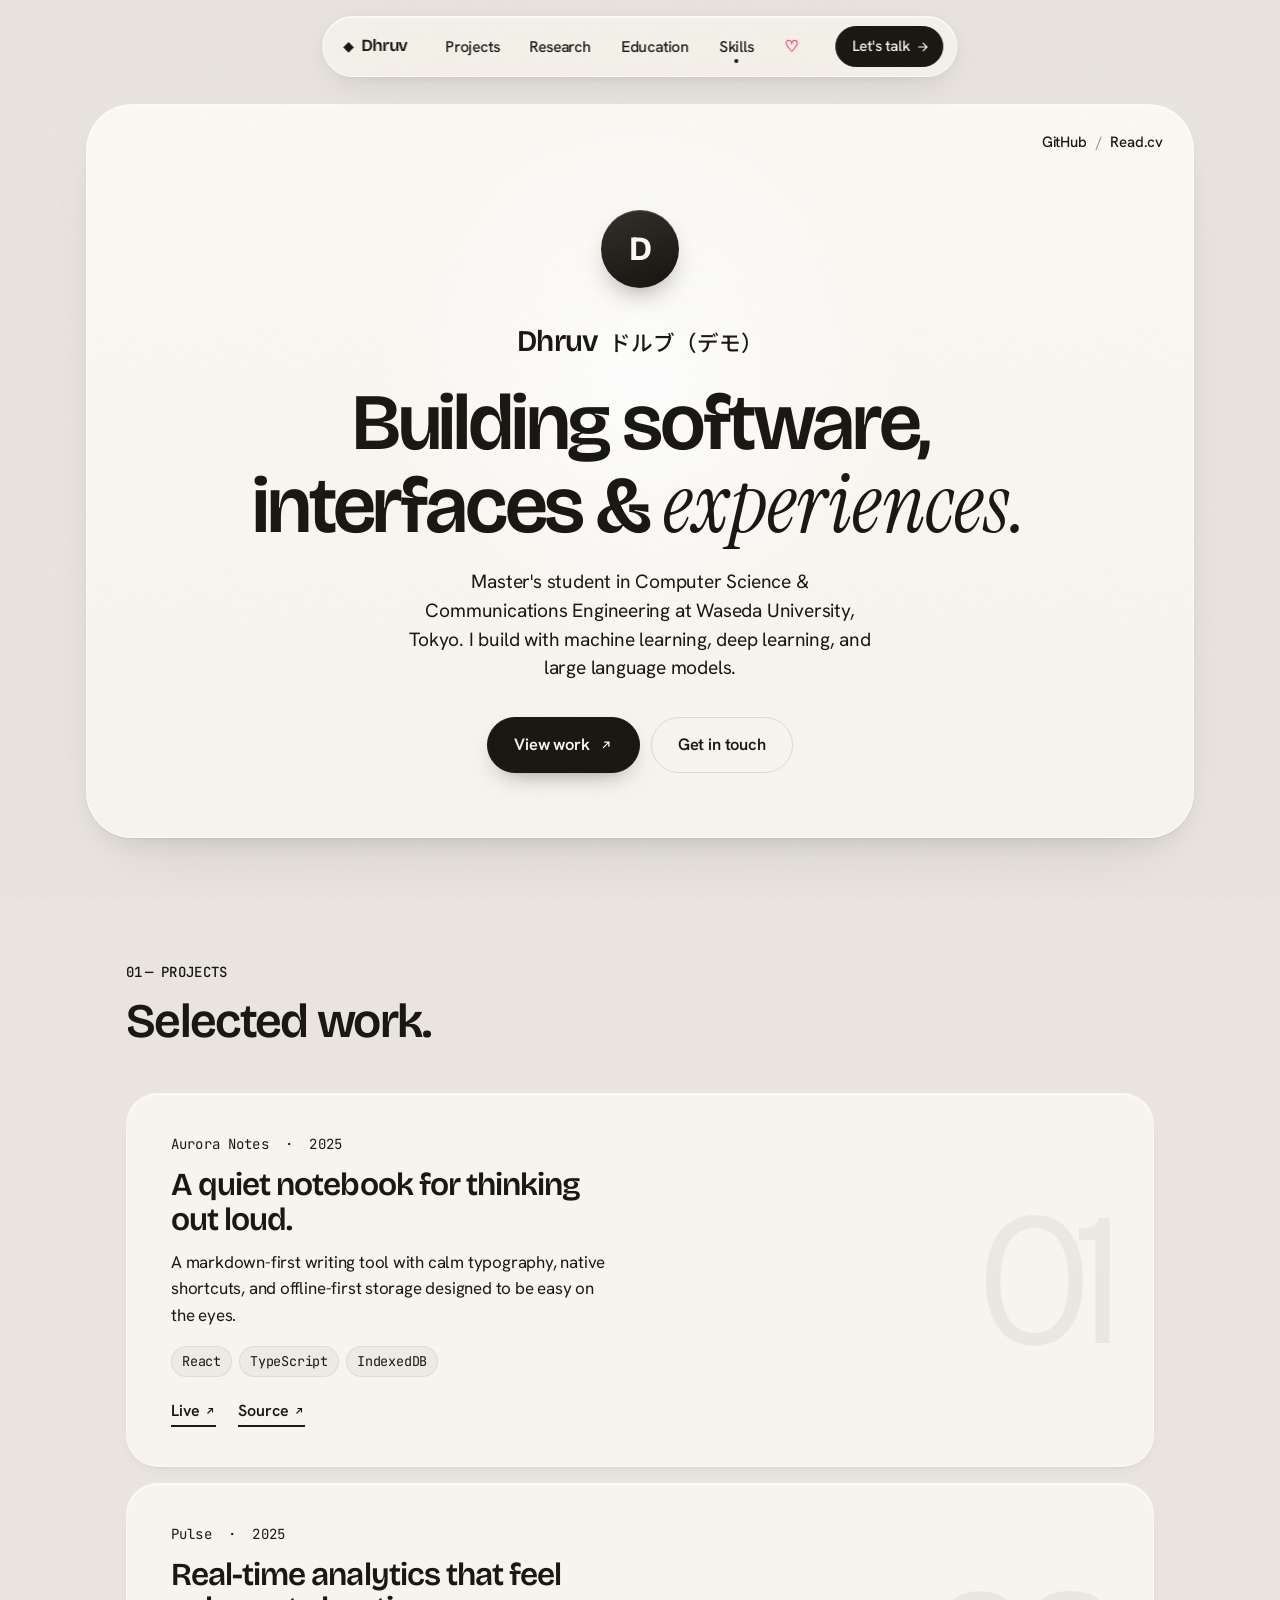
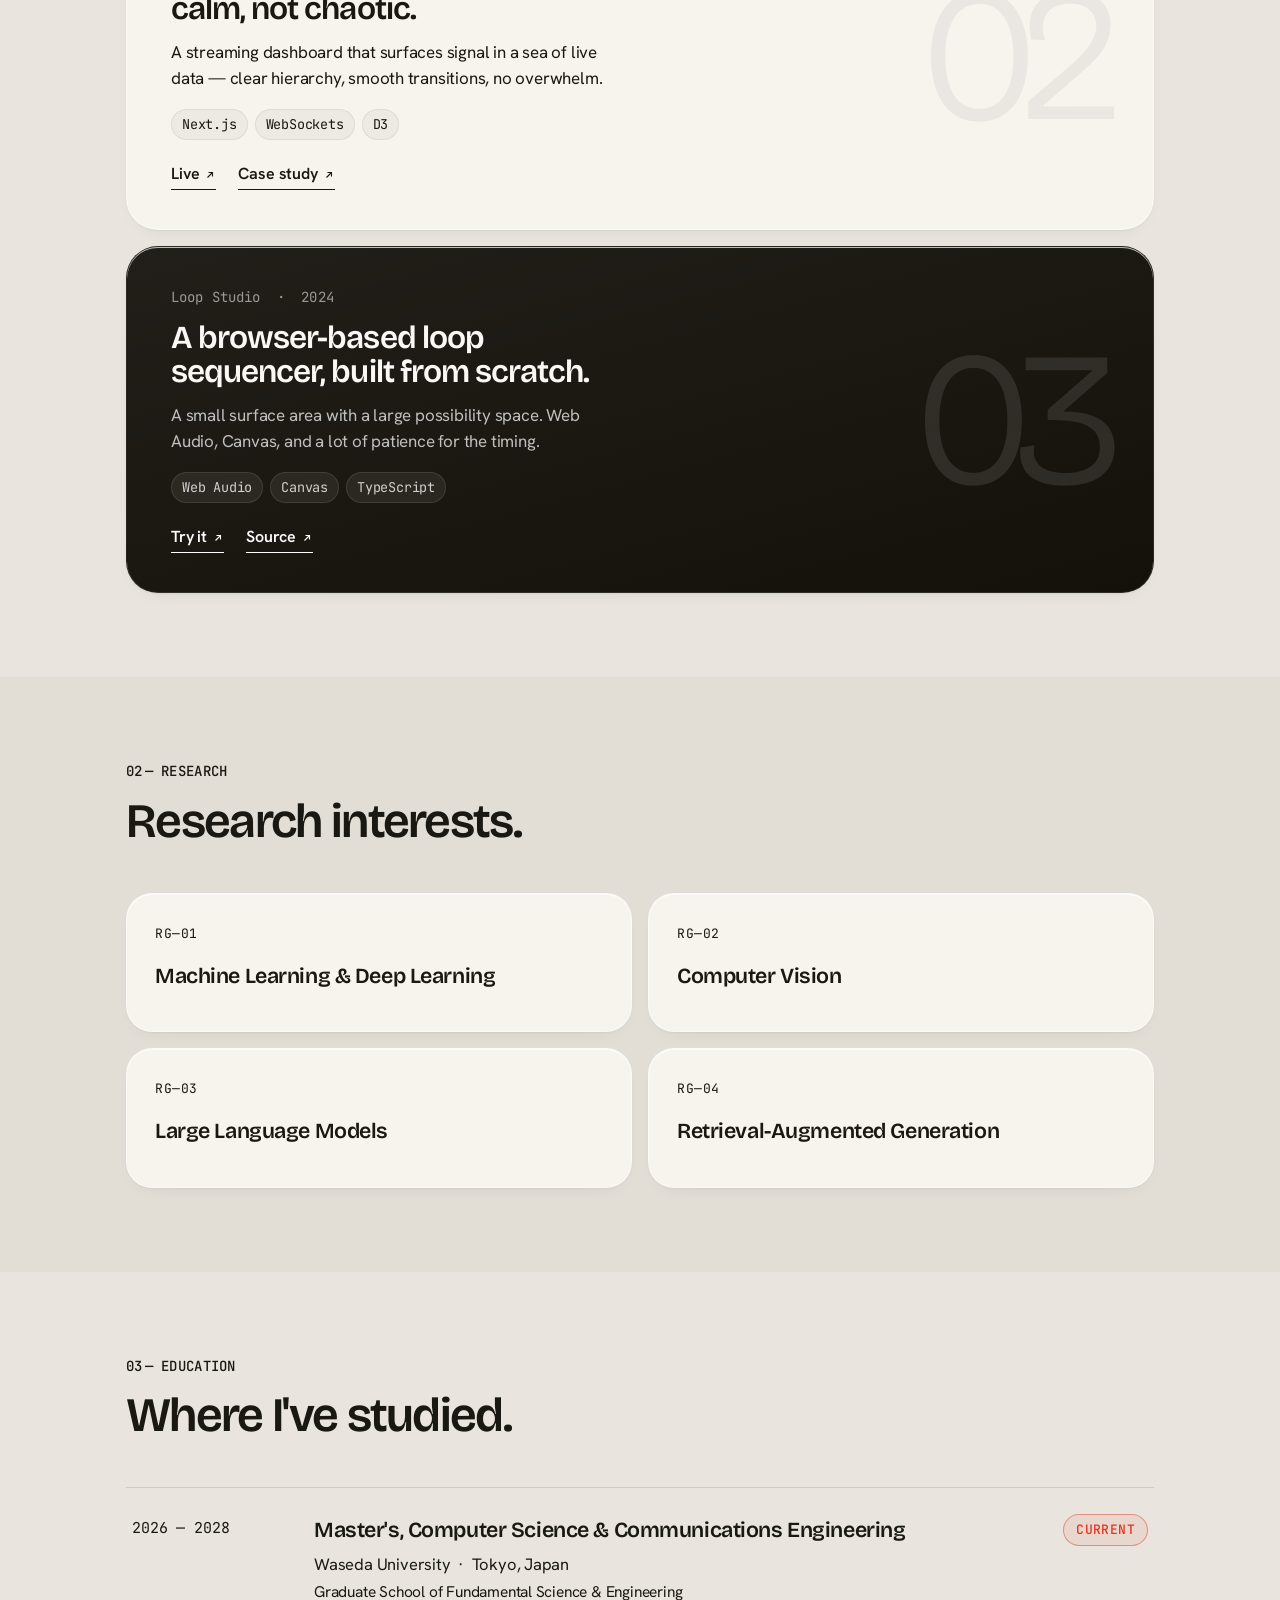
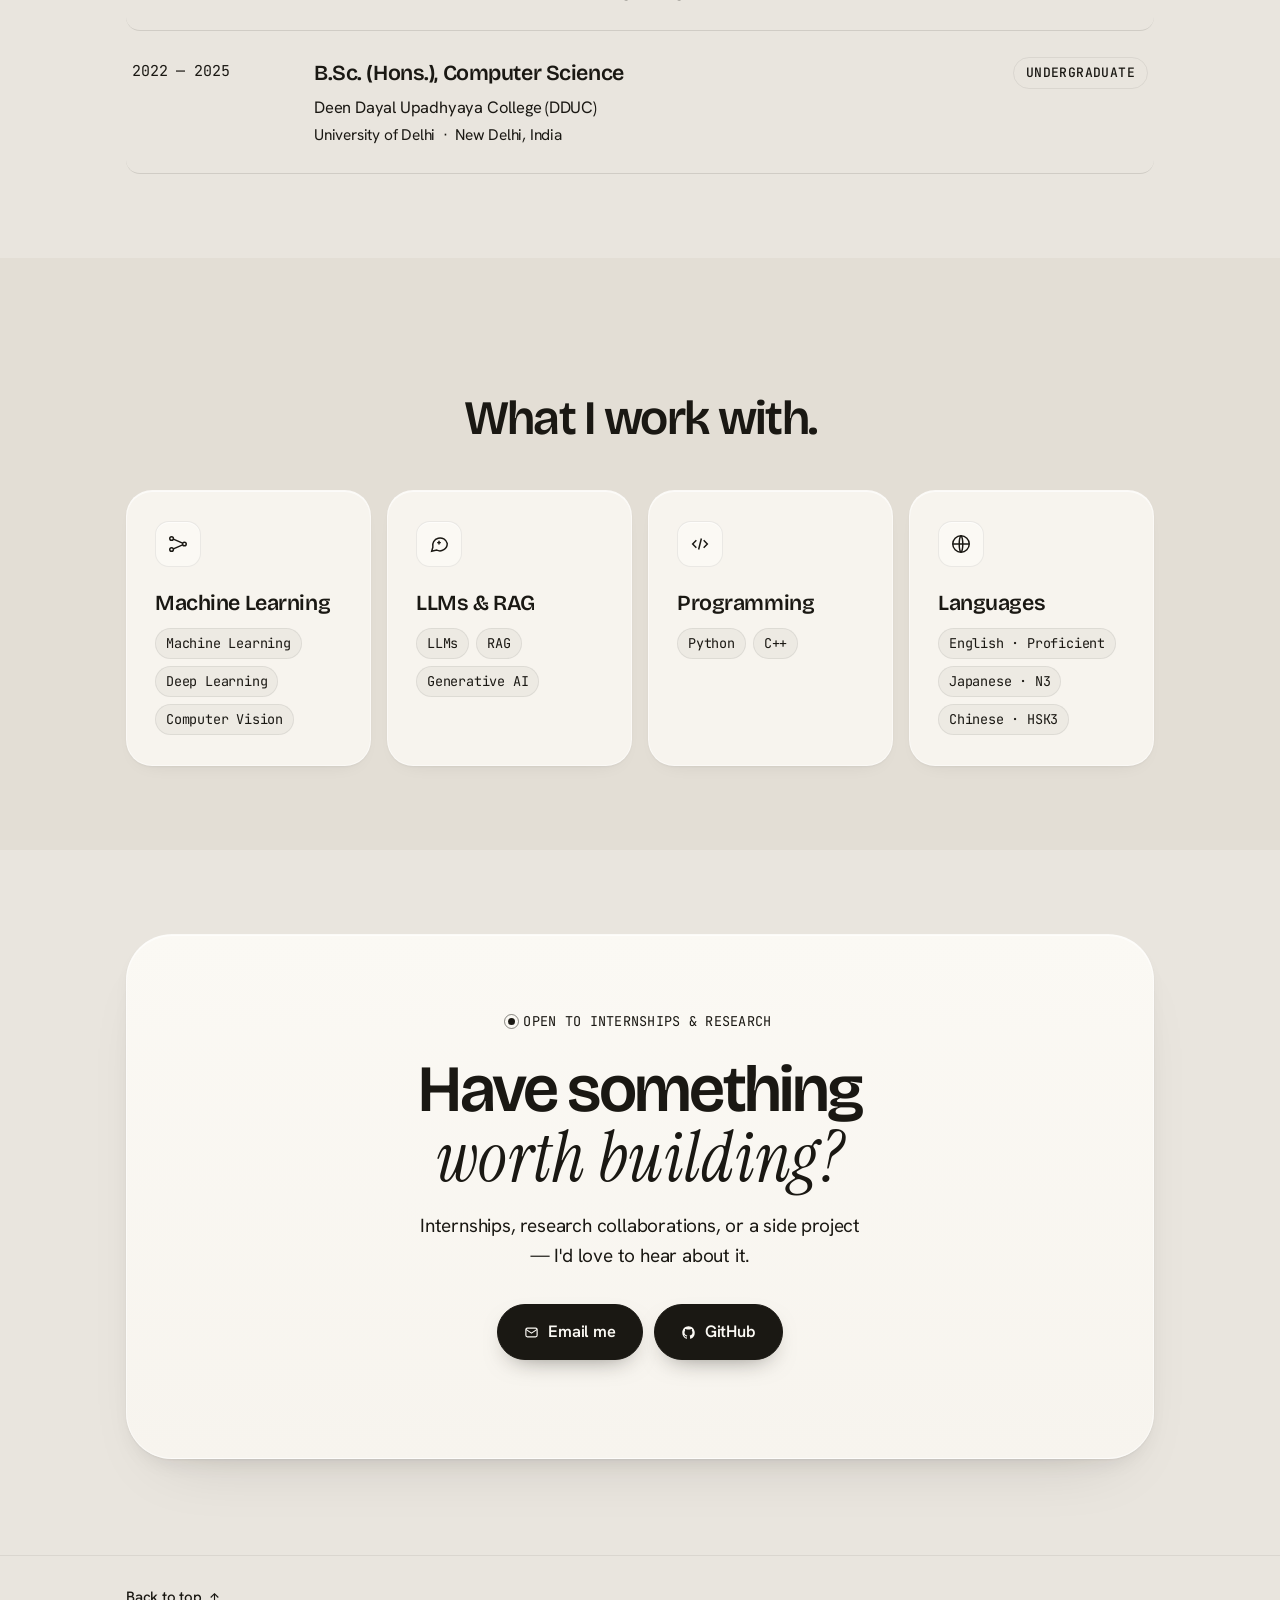
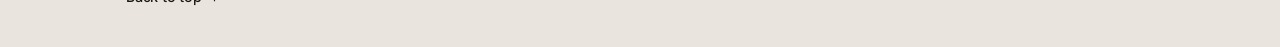
<file: index.html>
<!DOCTYPE html>
<html lang="en" class="no-js">
<head>
  <meta charset="UTF-8" />
  <meta name="viewport" content="width=device-width, initial-scale=1.0" />
  <meta name="description" content="Dhruv (ドルブ) — Master's student in Computer Science & Communications Engineering at Waseda University, Tokyo. Working in machine learning, deep learning, LLMs, RAG, and computer vision." />
  <meta name="theme-color" content="#e9e5de" />
  <title>Dhruv ドルブ — Computer Science & Machine Learning</title>

  <!-- inline favicon: rotated diamond -->
  <link rel="icon" href="data:image/svg+xml,%3Csvg xmlns='http://www.w3.org/2000/svg' width='32' height='32' viewBox='0 0 32 32'%3E%3Crect x='9' y='9' width='14' height='14' transform='rotate(45 16 16)' fill='%231a1813'/%3E%3C/svg%3E" />

  <link rel="preconnect" href="https://fonts.googleapis.com">
  <link rel="preconnect" href="https://fonts.gstatic.com" crossorigin>
  <link href="https://fonts.googleapis.com/css2?family=Bricolage+Grotesque:opsz,wght@12..96,400;12..96,500;12..96,600;12..96,700;12..96,800&family=Hanken+Grotesk:wght@400;500;600;700&family=Instrument+Serif:ital@0;1&family=JetBrains+Mono:wght@400;500&family=Noto+Sans+JP:wght@400;500;600&display=swap" rel="stylesheet">

  <link rel="stylesheet" href="styles.css" />
  <script>document.documentElement.classList.remove('no-js'); document.documentElement.classList.add('js');</script>
</head>
<body>

  <!-- paper grain texture -->
  <div class="grain" aria-hidden="true"></div>

  <!-- ============================ NAV (preserved floating pill) ============================ -->
  <nav class="nav" id="nav">
    <a href="#home" class="nav-logo">
      <span class="logo-mark">◆</span>
      <span class="logo-text">Dhruv</span>
    </a>
    <ul class="nav-links">
      <li><a href="#projects">Projects</a></li>
      <li><a href="#research">Research</a></li>
      <li><a href="#education">Education</a></li>
      <li><a href="#skills">Skills</a></li>
      <li><a href="proposal.html" target="_blank" rel="noopener" style="color:#ff2d6a;font-weight:700;" title="a little surprise 💌">♡</a></li>
    </ul>
    <a href="#contact" class="nav-cta">
      <span>Let's talk</span>
      <svg width="14" height="14" viewBox="0 0 24 24" fill="none" stroke="currentColor" stroke-width="2"><path d="M5 12h14M13 5l7 7-7 7"/></svg>
    </a>
    <button class="nav-burger" id="burger" aria-label="Open menu" aria-expanded="false" aria-controls="mobileMenu">
      <span></span><span></span>
    </button>
  </nav>

  <!-- mobile menu overlay -->
  <div class="mobile-menu" id="mobileMenu" aria-hidden="true">
    <ul>
      <li><a href="#projects">Projects</a></li>
      <li><a href="#research">Research</a></li>
      <li><a href="#education">Education</a></li>
      <li><a href="#skills">Skills</a></li>
      <li><a href="proposal.html" target="_blank" rel="noopener" style="color:#ff2d6a;font-weight:700;">♡ A little surprise 💌</a></li>
      <li><a href="#contact" class="mm-cta">Let's talk</a></li>
    </ul>
  </div>

  <!-- ============================ HERO ============================ -->
  <header class="hero" id="home">
    <div class="hero-card">

      <div class="hero-top" data-rise style="--d:.05s">
        <div class="hero-contact">
        </div>
        <nav class="hero-social" aria-label="Social profiles">
          <a href="https://github.com/demo-hates-rng" target="_blank" rel="noopener noreferrer">GitHub</a><span aria-hidden="true">/</span><a href="#" target="_blank" rel="noopener noreferrer">Read.cv</a>
        </nav>
      </div>

      <div class="hero-center">
        <div class="hero-id" data-rise style="--d:.13s">
          <span class="avatar" aria-hidden="true">D</span>
        </div>

        <p class="hero-name" data-rise style="--d:.2s">Dhruv <span class="kana" lang="ja">ドルブ（デモ）</span></p>

        <h1 class="hero-h" data-rise style="--d:.27s">
          Building software,<br/>
          interfaces &amp; <em>experiences.</em>
        </h1>

        <p class="hero-sub" data-rise style="--d:.36s">
          Master's student in Computer Science &amp; Communications Engineering at
          Waseda University, Tokyo. I build with machine learning, deep learning,
          and large language models.
        </p>

        <div class="hero-actions" data-rise style="--d:.44s">
          <a class="btn btn-dark" href="#projects">
            View work
            <svg width="14" height="14" viewBox="0 0 24 24" fill="none" stroke="currentColor" stroke-width="2.2"><path d="M7 17 17 7M9 7h8v8"/></svg>
          </a>
          <a class="btn btn-ghost" href="#contact">Get in touch</a>
        </div>
      </div>
    </div>
  </header>

  <!-- ============================ PROJECTS ============================ -->
  <section class="section" id="projects">
    <div class="wrap">
      <div class="section-head">
        <p class="eyebrow reveal"><span class="ix">01</span> — Projects</p>
        <h2 class="section-h reveal">Selected work.</h2>
      </div>

      <div class="features">

        <a href="#" class="feature reveal">
          <div class="feature-text">
            <p class="feature-eyebrow">Aurora Notes &nbsp;·&nbsp; 2025</p>
            <h3 class="feature-h">A quiet notebook for thinking out loud.</h3>
            <p class="feature-desc">A markdown-first writing tool with calm typography, native shortcuts, and offline-first storage designed to be easy on the eyes.</p>
            <div class="feature-meta">
              <span class="tag">React</span><span class="tag">TypeScript</span><span class="tag">IndexedDB</span>
            </div>
            <div class="feature-links">
              <span class="ink-link">Live <svg width="12" height="12" viewBox="0 0 24 24" fill="none" stroke="currentColor" stroke-width="2.2"><path d="M7 17 17 7M9 7h8v8"/></svg></span>
              <span class="ink-link">Source <svg width="12" height="12" viewBox="0 0 24 24" fill="none" stroke="currentColor" stroke-width="2.2"><path d="M7 17 17 7M9 7h8v8"/></svg></span>
            </div>
          </div>
          <span class="feature-num" aria-hidden="true">01</span>
        </a>

        <a href="#" class="feature reveal">
          <div class="feature-text">
            <p class="feature-eyebrow">Pulse &nbsp;·&nbsp; 2025</p>
            <h3 class="feature-h">Real-time analytics that feel calm, not chaotic.</h3>
            <p class="feature-desc">A streaming dashboard that surfaces signal in a sea of live data — clear hierarchy, smooth transitions, no overwhelm.</p>
            <div class="feature-meta">
              <span class="tag">Next.js</span><span class="tag">WebSockets</span><span class="tag">D3</span>
            </div>
            <div class="feature-links">
              <span class="ink-link">Live <svg width="12" height="12" viewBox="0 0 24 24" fill="none" stroke="currentColor" stroke-width="2.2"><path d="M7 17 17 7M9 7h8v8"/></svg></span>
              <span class="ink-link">Case study <svg width="12" height="12" viewBox="0 0 24 24" fill="none" stroke="currentColor" stroke-width="2.2"><path d="M7 17 17 7M9 7h8v8"/></svg></span>
            </div>
          </div>
          <span class="feature-num" aria-hidden="true">02</span>
        </a>

        <a href="#" class="feature feature-dark reveal">
          <div class="feature-text">
            <p class="feature-eyebrow">Loop Studio &nbsp;·&nbsp; 2024</p>
            <h3 class="feature-h">A browser-based loop sequencer, built from scratch.</h3>
            <p class="feature-desc">A small surface area with a large possibility space. Web Audio, Canvas, and a lot of patience for the timing.</p>
            <div class="feature-meta">
              <span class="tag">Web Audio</span><span class="tag">Canvas</span><span class="tag">TypeScript</span>
            </div>
            <div class="feature-links">
              <span class="ink-link">Try it <svg width="12" height="12" viewBox="0 0 24 24" fill="none" stroke="currentColor" stroke-width="2.2"><path d="M7 17 17 7M9 7h8v8"/></svg></span>
              <span class="ink-link">Source <svg width="12" height="12" viewBox="0 0 24 24" fill="none" stroke="currentColor" stroke-width="2.2"><path d="M7 17 17 7M9 7h8v8"/></svg></span>
            </div>
          </div>
          <span class="feature-num" aria-hidden="true">03</span>
        </a>

      </div>
    </div>
  </section>

  <!-- ============================ RESEARCH ============================ -->
  <section class="section alt" id="research">
    <div class="wrap">
      <div class="section-head">
        <p class="eyebrow reveal"><span class="ix">02</span> — Research</p>
        <h2 class="section-h reveal">Research interests.</h2>
      </div>

      <div class="r-grid">
        <article class="r-card reveal">
          <span class="r-tag">RG—01</span>
          <h3>Machine Learning &amp; Deep Learning</h3>
          <span class="r-arrow" aria-hidden="true"><svg width="16" height="16" viewBox="0 0 24 24" fill="none" stroke="currentColor" stroke-width="2"><path d="M7 17 17 7M9 7h8v8"/></svg></span>
        </article>
        <article class="r-card reveal">
          <span class="r-tag">RG—02</span>
          <h3>Computer Vision</h3>
          <span class="r-arrow" aria-hidden="true"><svg width="16" height="16" viewBox="0 0 24 24" fill="none" stroke="currentColor" stroke-width="2"><path d="M7 17 17 7M9 7h8v8"/></svg></span>
        </article>
        <article class="r-card reveal">
          <span class="r-tag">RG—03</span>
          <h3>Large Language Models</h3>
          <span class="r-arrow" aria-hidden="true"><svg width="16" height="16" viewBox="0 0 24 24" fill="none" stroke="currentColor" stroke-width="2"><path d="M7 17 17 7M9 7h8v8"/></svg></span>
        </article>
        <article class="r-card reveal">
          <span class="r-tag">RG—04</span>
          <h3>Retrieval-Augmented Generation</h3>
          <span class="r-arrow" aria-hidden="true"><svg width="16" height="16" viewBox="0 0 24 24" fill="none" stroke="currentColor" stroke-width="2"><path d="M7 17 17 7M9 7h8v8"/></svg></span>
        </article>
      </div>
    </div>
  </section>

  <!-- ============================ EDUCATION ============================ -->
  <section class="section" id="education">
    <div class="wrap">
      <div class="section-head">
        <p class="eyebrow reveal"><span class="ix">03</span> — Education</p>
        <h2 class="section-h reveal">Where I've studied.</h2>
      </div>

      <div class="edu">
        <div class="edu-row reveal">
          <span class="edu-y">2026 — 2028</span>
          <div class="edu-c">
            <h3>Master's, Computer Science &amp; Communications Engineering</h3>
            <p>Waseda University &nbsp;·&nbsp; Tokyo, Japan</p>
            <p class="edu-focus">Graduate School of Fundamental Science &amp; Engineering</p>
          </div>
          <span class="edu-tag is-now">Current</span>
        </div>
        <div class="edu-row reveal">
          <span class="edu-y">2022 — 2025</span>
          <div class="edu-c">
            <h3>B.Sc. (Hons.), Computer Science</h3>
            <p>Deen Dayal Upadhyaya College (DDUC)</p>
            <p class="edu-focus">University of Delhi &nbsp;·&nbsp; New Delhi, India</p>
          </div>
          <span class="edu-tag">Undergraduate</span>
        </div>
      </div>
    </div>
  </section>

  <!-- ============================ SKILLS ============================ -->
  <section class="section alt" id="skills">
    <div class="wrap">
      <div class="section-head center">
        <span class="pill-label reveal">Skills</span>
        <h2 class="section-h reveal">What I work with.</h2>
      </div>

      <div class="skills-grid">
        <article class="skill reveal">
          <span class="skill-ic" aria-hidden="true">
            <svg width="22" height="22" viewBox="0 0 24 24" fill="none" stroke="currentColor" stroke-width="1.6"><circle cx="5" cy="6" r="2"/><circle cx="5" cy="18" r="2"/><circle cx="19" cy="12" r="2"/><path d="M7 6.6 17 11M7 17.4 17 13"/></svg>
          </span>
          <h3>Machine Learning</h3>
          <ul class="skill-tags">
            <li>Machine Learning</li><li>Deep Learning</li><li>Computer Vision</li>
          </ul>
        </article>

        <article class="skill reveal">
          <span class="skill-ic" aria-hidden="true">
            <svg width="22" height="22" viewBox="0 0 24 24" fill="none" stroke="currentColor" stroke-width="1.6"><path d="M21 11.5a8 8 0 0 1-11.4 7.2L4 20l1.3-4.5A8 8 0 1 1 21 11.5Z"/><path d="M12 8.5v4M10 10.5h4"/></svg>
          </span>
          <h3>LLMs &amp; RAG</h3>
          <ul class="skill-tags">
            <li>LLMs</li><li>RAG</li><li>Generative AI</li>
          </ul>
        </article>

        <article class="skill reveal">
          <span class="skill-ic" aria-hidden="true">
            <svg width="22" height="22" viewBox="0 0 24 24" fill="none" stroke="currentColor" stroke-width="1.6"><path d="m8 8-4 4 4 4M16 8l4 4-4 4M13.5 6l-3 12"/></svg>
          </span>
          <h3>Programming</h3>
          <ul class="skill-tags">
            <li>Python</li><li>C++</li>
          </ul>
        </article>

        <article class="skill reveal">
          <span class="skill-ic" aria-hidden="true">
            <svg width="22" height="22" viewBox="0 0 24 24" fill="none" stroke="currentColor" stroke-width="1.6"><circle cx="12" cy="12" r="9"/><path d="M3 12h18M12 3c2.6 2.7 2.6 15.3 0 18M12 3c-2.6 2.7-2.6 15.3 0 18"/></svg>
          </span>
          <h3>Languages</h3>
          <ul class="skill-tags">
            <li>English · Proficient</li><li>Japanese · N3</li><li>Chinese · HSK3</li>
          </ul>
        </article>
      </div>
    </div>
  </section>

  <!-- ============================ CONTACT ============================ -->
  <section class="section contact" id="contact">
    <div class="wrap">
      <div class="contact-card reveal">
        <span class="status"><i class="dot" aria-hidden="true"></i> Open to internships &amp; research</span>
        <h2 class="contact-h">Have something<br/><em>worth building?</em></h2>
        <p class="contact-sub">Internships, research collaborations, or a side project — I'd love to hear about it.</p>
        <div class="contact-actions">
          <a class="btn btn-dark" href="mailto:hello@dhruv.dev">
            <svg width="15" height="15" viewBox="0 0 24 24" fill="none" stroke="currentColor" stroke-width="1.9"><rect x="3" y="5" width="18" height="14" rx="2.5"/><path d="m3 7 9 6 9-6"/></svg>
            Email me
          </a>
          <a class="btn btn-dark" href="https://github.com/demo-hates-rng" target="_blank" rel="noopener noreferrer">
            <svg width="15" height="15" viewBox="0 0 24 24" fill="currentColor"><path d="M12 2C6.48 2 2 6.58 2 12.25c0 4.53 2.87 8.37 6.84 9.73.5.1.68-.22.68-.49 0-.24-.01-.87-.01-1.71-2.78.62-3.37-1.37-3.37-1.37-.45-1.18-1.11-1.49-1.11-1.49-.91-.64.07-.62.07-.62 1 .07 1.53 1.05 1.53 1.05.89 1.57 2.34 1.12 2.91.85.09-.66.35-1.12.63-1.38-2.22-.26-4.56-1.14-4.56-5.06 0-1.12.39-2.03 1.03-2.75-.1-.26-.45-1.3.1-2.71 0 0 .84-.27 2.75 1.05a9.4 9.4 0 0 1 5 0c1.91-1.32 2.75-1.05 2.75-1.05.55 1.41.2 2.45.1 2.71.64.72 1.03 1.63 1.03 2.75 0 3.93-2.34 4.79-4.57 5.05.36.32.68.94.68 1.91 0 1.38-.01 2.49-.01 2.83 0 .27.18.6.69.49A10.26 10.26 0 0 0 22 12.25C22 6.58 17.52 2 12 2z"/></svg>
            GitHub
          </a>
        </div>
      
      </div>
    </div>
  </section>

  <!-- ============================ FOOTER ============================ -->
  <footer class="footer">
    <div class="wrap footer-inner">
      <a href="#home" class="footer-top">Back to top
        <svg width="13" height="13" viewBox="0 0 24 24" fill="none" stroke="currentColor" stroke-width="2.1"><path d="M12 19V5M5 12l7-7 7 7"/></svg>
      </a>
    </div>
  </footer>

  <script src="script.js"></script>
</body>
</html>
</file>
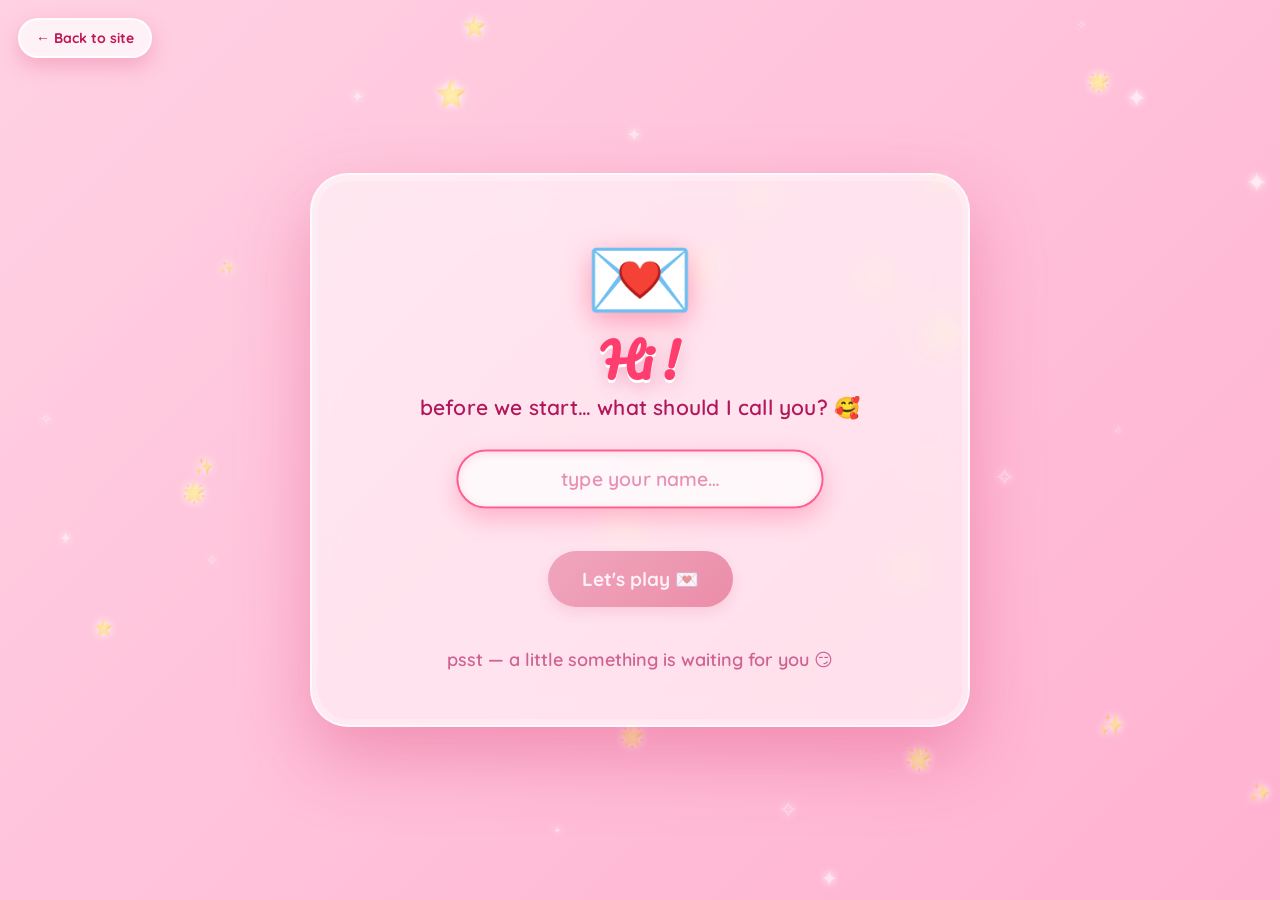
<file: proposal.html>
<!DOCTYPE html>
<html lang="en">
<head>
<meta charset="UTF-8" />
<meta name="viewport" content="width=device-width, initial-scale=1.0, maximum-scale=1.0, user-scalable=no" />
<title>A little question… 💌</title>
<link rel="icon" href="data:image/svg+xml,%3Csvg xmlns='http://www.w3.org/2000/svg' width='32' height='32' viewBox='0 0 32 32'%3E%3Ctext y='26' font-size='26'%3E%F0%9F%92%96%3C/text%3E%3C/svg%3E" />
<link rel="preconnect" href="https://fonts.googleapis.com">
<link rel="preconnect" href="https://fonts.gstatic.com" crossorigin>
<link href="https://fonts.googleapis.com/css2?family=Pacifico&family=Quicksand:wght@500;600;700&display=swap" rel="stylesheet">
<style>
  :root{
    --pink:#ff7eb3;
    --pink-soft:#ffb6d5;
    --red:#ff3d6e;
    --deep:#d6336c;
    --cream:#fff0f6;
  }
  *{ box-sizing:border-box; margin:0; padding:0; }
  html,body{ height:100%; }
  body{
    font-family:'Quicksand',system-ui,sans-serif;
    min-height:100vh;
    overflow:hidden;
    background:linear-gradient(135deg,#ffd1e3 0%, #ffb0cf 35%, #ff8fc0 70%, #ff6fae 100%);
    background-size:300% 300%;
    animation:bgShift 14s ease infinite;
    display:flex;
    align-items:center;
    justify-content:center;
    position:relative;
    text-align:center;
    color:#7a0030;
    -webkit-tap-highlight-color:transparent;
  }
  @keyframes bgShift{
    0%{ background-position:0% 50%; }
    50%{ background-position:100% 50%; }
    100%{ background-position:0% 50%; }
  }

  /* floating hearts + stars layer */
  .sky{ position:fixed; inset:0; overflow:hidden; pointer-events:none; z-index:1; }
  .float{
    position:absolute;
    bottom:-60px;
    font-size:24px;
    opacity:0;
    will-change:transform,opacity;
    animation:rise linear forwards;
    filter:drop-shadow(0 4px 6px rgba(214,51,108,.25));
  }
  @keyframes rise{
    0%{ transform:translateY(0) rotate(0deg) scale(.6); opacity:0; }
    10%{ opacity:.95; }
    90%{ opacity:.9; }
    100%{ transform:translateY(-115vh) rotate(360deg) scale(1.1); opacity:0; }
  }
  .twinkle{
    position:absolute;
    color:#fff6;
    animation:tw 2.4s ease-in-out infinite;
    text-shadow:0 0 8px #fff;
  }
  @keyframes tw{
    0%,100%{ opacity:.15; transform:scale(.7); }
    50%{ opacity:1; transform:scale(1.25); }
  }

  /* the card */
  .card{
    position:relative;
    z-index:5;
    width:min(94vw,660px);
    padding:58px 46px 54px;
    border-radius:38px;
    background:rgba(255,255,255,.55);
    backdrop-filter:blur(14px);
    -webkit-backdrop-filter:blur(14px);
    border:2px solid rgba(255,255,255,.75);
    box-shadow:0 30px 70px rgba(214,51,108,.35), inset 0 0 0 6px rgba(255,255,255,.25);
    animation:pop .7s cubic-bezier(.2,1.3,.4,1) both, floatCard 6s ease-in-out 1s infinite;
  }
  @keyframes pop{ 0%{ transform:scale(.7); opacity:0; } 100%{ transform:scale(1); opacity:1; } }
  @keyframes floatCard{ 0%,100%{ transform:translateY(0); } 50%{ transform:translateY(-10px); } }

  .bigheart{
    font-size:88px;
    line-height:1;
    display:inline-block;
    animation:beat 1.1s ease-in-out infinite;
    filter:drop-shadow(0 8px 14px rgba(255,61,110,.45));
  }
  @keyframes beat{
    0%,100%{ transform:scale(1); }
    15%{ transform:scale(1.22); }
    30%{ transform:scale(.96); }
    45%{ transform:scale(1.12); }
  }

  .q{
    font-family:'Pacifico',cursive;
    font-size:clamp(30px,7vw,46px);
    color:var(--red);
    margin:14px 0 6px;
    line-height:1.15;
    text-shadow:0 3px 0 #fff, 0 6px 18px rgba(214,51,108,.3);
  }
  .sub{
    font-weight:600;
    font-size:21px;
    color:#b1175a;
    margin-bottom:30px;
    letter-spacing:.2px;
  }

  /* buttons */
  .btns{
    position:relative;
    display:flex;
    gap:18px;
    align-items:center;
    justify-content:center;
    min-height:90px;
    flex-wrap:wrap;
  }
  button{
    font-family:'Quicksand',sans-serif;
    font-weight:700;
    border:none;
    cursor:pointer;
    border-radius:999px;
    padding:16px 34px;
    font-size:19px;
    transition:transform .18s cubic-bezier(.2,1.3,.4,1), box-shadow .2s;
    -webkit-tap-highlight-color:transparent;
    user-select:none;
  }
  #yes{
    background:linear-gradient(135deg,#ff5f8f,#ff2d6a);
    color:#fff;
    box-shadow:0 12px 26px rgba(255,45,106,.5);
    transform-origin:center;
    will-change:transform;
    position:relative;
    z-index:6;
  }
  #yes:hover{ filter:brightness(1.05); }
  #yes:active{ transform:scale(var(--yesScale,1)) translateY(2px); }

  #no{
    background:#fff;
    color:#c01754;
    box-shadow:0 8px 18px rgba(214,51,108,.25);
    border:2px solid #ffd0e2;
    will-change:left,top,transform;
  }
  #no.run{ position:fixed; z-index:9; margin:0;
    transition:left .16s ease-out, top .16s ease-out, transform .18s cubic-bezier(.2,1.3,.4,1); }

  /* full-screen heart burst overlay */
  .burst{ position:fixed; inset:0; z-index:50; pointer-events:none; }
  .burst span{
    position:absolute;
    font-size:30px;
    animation:fly .9s ease-out forwards;
  }
  @keyframes fly{
    0%{ transform:translate(0,0) scale(.4); opacity:1; }
    100%{ transform:translate(var(--tx),var(--ty)) scale(1.3); opacity:0; }
  }

  .hint{
    margin-top:24px;
    font-size:18px;
    font-weight:600;
    color:#c64b80;
    opacity:.85;
  }

  /* little nav back to the main site */
  .home-link{
    position:fixed; top:18px; left:18px; z-index:40;
    display:inline-flex; align-items:center; gap:7px;
    font-family:'Quicksand',sans-serif; font-weight:700; font-size:14px;
    text-decoration:none; color:#c01754;
    background:rgba(255,255,255,.72);
    backdrop-filter:blur(8px); -webkit-backdrop-filter:blur(8px);
    padding:9px 16px; border-radius:999px;
    border:2px solid rgba(255,255,255,.85);
    box-shadow:0 8px 20px rgba(214,51,108,.25);
    transition:transform .18s, background .18s;
  }
  .home-link:hover{ transform:translateX(-2px) scale(1.05); background:#fff; }

  /* name screen input + button */
  #nameInput{
    font-family:'Quicksand',sans-serif; font-weight:600; font-size:19px;
    text-align:center; color:#a8174f;
    width:min(84%,360px); display:block; margin:4px auto 26px;
    padding:15px 22px;
    border:2px solid rgba(255,255,255,.85); border-radius:999px;
    background:rgba(255,255,255,.72);
    box-shadow:inset 0 2px 8px rgba(214,51,108,.12), 0 8px 18px rgba(214,51,108,.15);
    outline:none; transition:border .2s, box-shadow .2s, transform .2s;
  }
  #nameInput::placeholder{ color:#e890b4; font-weight:600; }
  #nameInput:focus{
    border-color:#ff5f8f; transform:scale(1.02);
    box-shadow:inset 0 2px 8px rgba(214,51,108,.15), 0 10px 24px rgba(255,45,106,.28);
  }
  #goBtn{
    background:linear-gradient(135deg,#ff5f8f,#ff2d6a); color:#fff;
    box-shadow:0 12px 26px rgba(255,45,106,.5);
  }
  #goBtn:hover{ filter:brightness(1.05); transform:translateY(-2px); }
  #goBtn:disabled{
    opacity:.5; cursor:not-allowed; filter:grayscale(.25);
    transform:none; box-shadow:0 6px 14px rgba(255,45,106,.25);
  }
  [hidden]{ display:none !important; }
</style>
</head>
<body>

  <a class="home-link" href="index.html">← Back to site</a>

  <div class="sky" id="sky" aria-hidden="true"></div>

  <main class="card" id="nameCard">
    <div class="bigheart">💌</div>
    <h1 class="q">Hi !</h1>
    <p class="sub">before we start… what should I call you? 🥰</p>

    <input id="nameInput" type="text" maxlength="40" placeholder="type your name…"
           autocomplete="off" autocapitalize="words" />

    <div class="btns">
      <button id="goBtn" type="button" disabled>Let's play 💌</button>
    </div>

    <p class="hint">psst — a little something is waiting for you 😏</p>
  </main>

  <main class="card" id="proposalCard" hidden>
    <div class="bigheart">💖</div>
    <h1 class="q">あなたのことが好きです。デートしてくれませんか？</h1>
    <p class="sub" id="subLine">正直に言って... 🥺👉👈</p>

    <div class="btns" id="btns">
      <button id="yes" type="button">Yes 💘</button>
      <button id="no" type="button">いいえ</button>
    </div>

    <p class="hint">こっそり〜「いいえ」ボタンはちょっと恥ずかしがり屋さん😏</p>
  </main>

<script>
  /* ===================================================================
       📨  GET NOTIFIED WHEN SOMEONE SAYS YES
       1. Go to  https://web3forms.com
       2. Enter your email (demohatesrng@gmail.com) and submit
       3. Copy the "Access Key" they email you and paste it between the
          quotes below (replace YOUR_ACCESS_KEY_HERE — keep the quotes)
     =================================================================== */
  const WEB3FORMS_ACCESS_KEY = "5c1fc42e-e543-434b-8e0d-c46c6361c696";
  /* =================================================================== */

  let guestName  = "";
  let gameActive = false;

  /* ---------- floating hearts + twinkling stars ---------- */
  const sky = document.getElementById('sky');
  const hearts = ['💗','💖','💕','❤️','💓','🩷','💞','💘'];
  const stars  = ['✦','✧','⭐','🌟','✨'];

  function spawnFloat(){
    const el = document.createElement('div');
    el.className = 'float';
    el.textContent = hearts[Math.random()*hearts.length|0];
    el.style.left = Math.random()*100 + 'vw';
    const dur = 6 + Math.random()*7;
    el.style.animationDuration = dur + 's';
    el.style.fontSize = (16 + Math.random()*26) + 'px';
    sky.appendChild(el);
    setTimeout(()=>el.remove(), dur*1000);
  }
  setInterval(spawnFloat, 320);
  for(let i=0;i<14;i++) setTimeout(spawnFloat, i*180);

  function spawnStars(){
    for(let i=0;i<40;i++){
      const s = document.createElement('div');
      s.className = 'twinkle';
      s.textContent = stars[Math.random()*stars.length|0];
      s.style.left = Math.random()*100 + 'vw';
      s.style.top  = Math.random()*100 + 'vh';
      s.style.fontSize = (10 + Math.random()*18) + 'px';
      s.style.animationDelay = (Math.random()*2.4) + 's';
      sky.appendChild(s);
    }
  }
  spawnStars();

  /* ---------- the runaway "No" + growing "Yes" ---------- */
  const yes = document.getElementById('yes');
  const no  = document.getElementById('no');
  const noLines = [
    'いいえ',
    '本当に？🥺',
    'ほんとに？？😮',
    'もう一回考えて！💭',
    'お願い〜🥹',
    'いじわるしないで😭',
    '最後のチャンス！💔',
    '捕まえられないよ〜😝',
    '「はい」って言って🙈',
    'もう一度考えて？🌷'
  ];

  let yesScale = 1, dodges = 0, lastHop = 0;
  let curX = 0, curY = 0, attached = false;
  const SAFE = 115;   // how close the cursor may get before it bolts
  const PAD  = 18;    // keep this much gap from every screen edge

  function clamp(v, lo, hi){ return Math.max(lo, Math.min(hi, v)); }

  // switch to fixed positioning exactly where it currently sits (no visual jump)
  function detach(){
    if(attached) return;
    const r = no.getBoundingClientRect();
    curX = r.left; curY = r.top;
    no.style.left = curX + 'px';
    no.style.top  = curY + 'px';
    no.classList.add('run');
    // pop out of the animated .card — its CSS transform was making position:fixed
    // resolve against the card box instead of the viewport, flinging it off-screen.
    document.body.appendChild(no);
    attached = true;
  }

  // jump to a random spot far from the cursor — ALWAYS fully inside the screen
  function escape(px, py){
    detach();
    const w = no.offsetWidth, h = no.offsetHeight;
    const maxX = Math.max(PAD, window.innerWidth  - w - PAD);
    const maxY = Math.max(PAD, window.innerHeight - h - PAD);

    // try several random landing spots, keep the one farthest from the cursor
    let best = null, bestD = -1;
    for(let i=0;i<18;i++){
      const tx = PAD + Math.random()*(maxX - PAD);
      const ty = PAD + Math.random()*(maxY - PAD);
      const d  = Math.hypot(tx + w/2 - px, ty + h/2 - py)   // away from cursor
               + Math.hypot(tx - curX, ty - curY)*0.25;     // and a real jump from here
      if(d > bestD){ bestD = d; best = {tx, ty}; }
      if(Math.hypot(tx + w/2 - px, ty + h/2 - py) > SAFE*2.2){ best = {tx, ty}; break; }
    }

    curX = clamp(best.tx, PAD, maxX);
    curY = clamp(best.ty, PAD, maxY);
    no.style.left = curX + 'px';
    no.style.top  = curY + 'px';
    no.style.transform = 'rotate(' + (Math.random()*16 - 8) + 'deg)';

    // taunt + grow Yes just a little each genuine attempt
    dodges++;
    no.textContent = noLines[dodges % noLines.length];
    yesScale = Math.min(1 + dodges*0.08, 2.8);
    yes.style.setProperty('--yesScale', yesScale);
    yes.style.transform = 'scale(' + yesScale + ')';
  }

  // bolt when the pointer gets near it
  function near(e){
    if(!gameActive) return;
    const px = e.touches ? e.touches[0].clientX : e.clientX;
    const py = e.touches ? e.touches[0].clientY : e.clientY;
    const r = no.getBoundingClientRect();
    const cx = r.left + r.width/2, cy = r.top + r.height/2;
    if(Math.hypot(px - cx, py - cy) < SAFE){
      const now = performance.now();
      if(now - lastHop < 90) return;   // small cooldown so it doesn't stutter
      lastHop = now;
      escape(px, py);
    }
  }

  document.addEventListener('mousemove', near, {passive:true});
  document.addEventListener('touchmove', near, {passive:true});
  no.addEventListener('mouseenter', e=> escape(e.clientX, e.clientY));
  no.addEventListener('pointerdown', e=>{ e.preventDefault(); escape(e.clientX, e.clientY); });
  no.addEventListener('touchstart', e=>{ e.preventDefault(); const t=e.touches[0]; escape(t.clientX, t.clientY); }, {passive:false});
  no.addEventListener('click', e=>{ e.preventDefault(); escape(e.clientX, e.clientY); });
  no.addEventListener('focus', ()=> escape(window.innerWidth/2, window.innerHeight/2));

  // if the window resizes, make sure it never ends up stranded off-screen
  window.addEventListener('resize', ()=>{
    if(!attached) return;
    const w = no.offsetWidth, h = no.offsetHeight;
    curX = clamp(curX, PAD, Math.max(PAD, window.innerWidth  - w - PAD));
    curY = clamp(curY, PAD, Math.max(PAD, window.innerHeight - h - PAD));
    no.style.left = curX + 'px';
    no.style.top  = curY + 'px';
  });

  /* ---------- YES → celebrate → redirect ---------- */
  function heartBurst(){
    const b = document.createElement('div');
    b.className = 'burst';
    document.body.appendChild(b);
    const cx = window.innerWidth/2, cy = window.innerHeight/2;
    for(let i=0;i<60;i++){
      const s = document.createElement('span');
      s.textContent = hearts[Math.random()*hearts.length|0];
      const ang = Math.random()*Math.PI*2;
      const dist = 120 + Math.random()*window.innerWidth*0.45;
      s.style.left = cx + 'px';
      s.style.top  = cy + 'px';
      s.style.setProperty('--tx', Math.cos(ang)*dist + 'px');
      s.style.setProperty('--ty', Math.sin(ang)*dist + 'px');
      s.style.fontSize = (18 + Math.random()*34) + 'px';
      s.style.animationDelay = (Math.random()*0.15) + 's';
      b.appendChild(s);
    }
  }

  yes.addEventListener('click', ()=>{
    notifyYes(guestName);
    try{ sessionStorage.setItem('proposalName', guestName); }catch(e){}
    heartBurst();
    yes.textContent = 'YAY! 💞';
    setTimeout(()=>{ window.location.href = 'yay.html'; }, 1100);
  });

  /* send the "they said yes!" email via Web3Forms (silent + non-blocking) */
  function notifyYes(name){
    const who = (name && name.trim()) ? name.trim() : 'Someone';
    if(!WEB3FORMS_ACCESS_KEY || WEB3FORMS_ACCESS_KEY === 'YOUR_ACCESS_KEY_HERE') return;
    fetch('https://api.web3forms.com/submit', {
      method:'POST',
      headers:{ 'Content-Type':'application/json', 'Accept':'application/json' },
      body: JSON.stringify({
        access_key: WEB3FORMS_ACCESS_KEY,
        subject: '💞 ' + who + ' said YES!',
        from_name: 'Your Proposal Site 💌',
        name: who,
        message: who + ' just clicked YES on your proposal! 💖🎉'
      })
    }).catch(function(){});
  }

  /* ---------- name screen → reveal the game ---------- */
  (function(){
    const nameCard     = document.getElementById('nameCard');
    const proposalCard = document.getElementById('proposalCard');
    const nameInput    = document.getElementById('nameInput');
    const goBtn        = document.getElementById('goBtn');
    const subLine      = document.getElementById('subLine');

    nameInput.addEventListener('input', ()=>{
      goBtn.disabled = nameInput.value.trim().length === 0;
    });
    nameInput.addEventListener('keydown', (e)=>{
      if(e.key === 'Enter' && nameInput.value.trim()) start();
    });
    goBtn.addEventListener('click', start);

    function start(){
      guestName = nameInput.value.trim();
      if(!guestName) return;
      subLine.textContent = guestName + ', 正直に言って...🥺👉👈';
      nameCard.hidden = true;
      proposalCard.hidden = false;
      gameActive = true;
      nameInput.blur();
    }

    nameInput.focus();
  })();
</script>
</body>
</html>
</file>
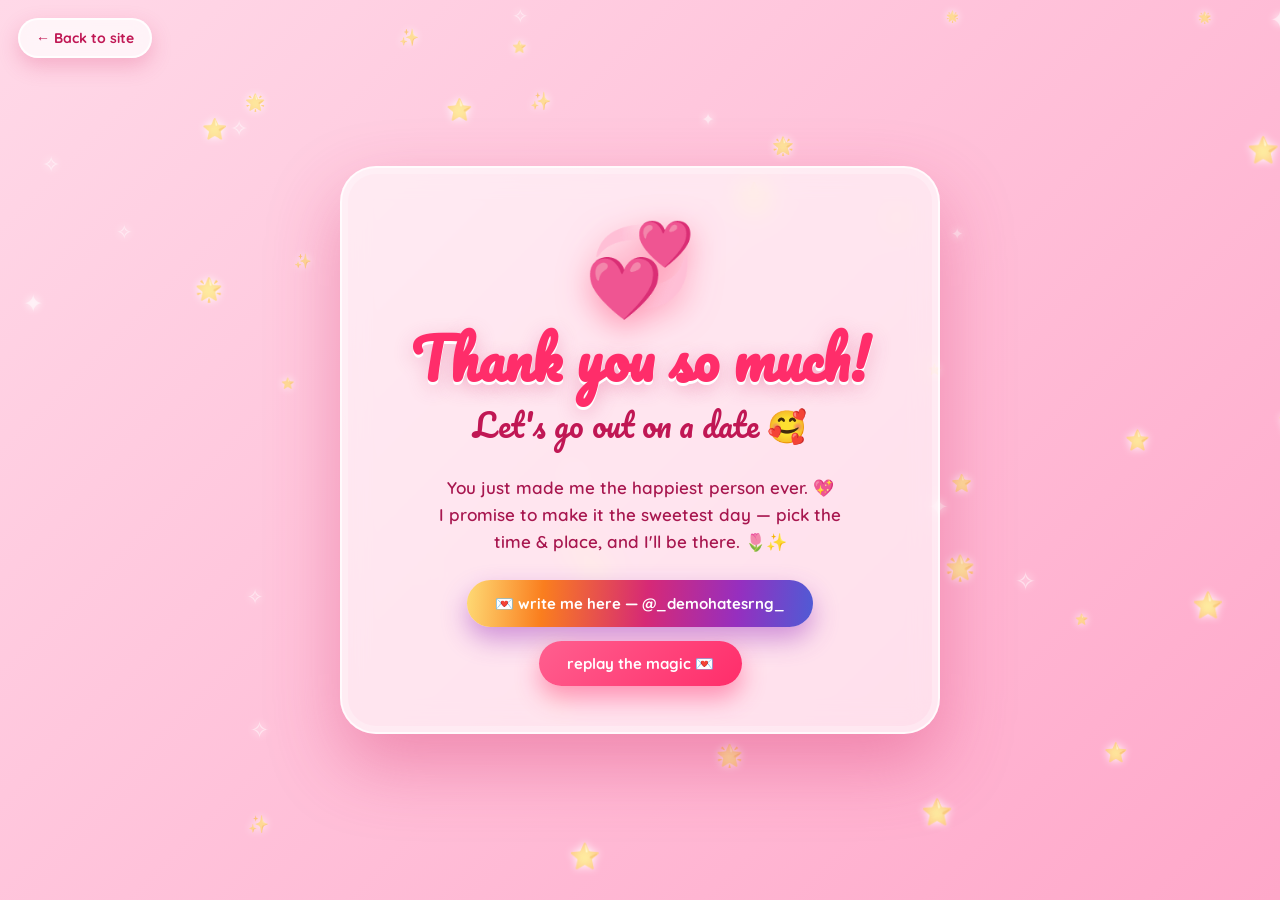
<file: yay.html>
<!DOCTYPE html>
<html lang="en">
<head>
<meta charset="UTF-8" />
<meta name="viewport" content="width=device-width, initial-scale=1.0" />
<title>Yay! 💞 It's a date</title>
<link rel="icon" href="data:image/svg+xml,%3Csvg xmlns='http://www.w3.org/2000/svg' width='32' height='32' viewBox='0 0 32 32'%3E%3Ctext y='26' font-size='26'%3E%F0%9F%92%9E%3C/text%3E%3C/svg%3E" />
<link rel="preconnect" href="https://fonts.googleapis.com">
<link rel="preconnect" href="https://fonts.gstatic.com" crossorigin>
<link href="https://fonts.googleapis.com/css2?family=Pacifico&family=Quicksand:wght@500;600;700&display=swap" rel="stylesheet">
<style>
  *{ box-sizing:border-box; margin:0; padding:0; }
  html,body{ height:100%; }
  body{
    font-family:'Quicksand',system-ui,sans-serif;
    min-height:100vh;
    overflow:hidden;
    background:linear-gradient(135deg,#ffd9e8 0%, #ff9ec4 40%, #ff6ba6 75%, #ff4f93 100%);
    background-size:300% 300%;
    animation:bgShift 12s ease infinite;
    display:flex;
    align-items:center;
    justify-content:center;
    text-align:center;
    position:relative;
    color:#7a0030;
  }
  @keyframes bgShift{
    0%{ background-position:0% 50%; }
    50%{ background-position:100% 50%; }
    100%{ background-position:0% 50%; }
  }

  .sky{ position:fixed; inset:0; overflow:hidden; pointer-events:none; z-index:1; }
  .float{
    position:absolute; bottom:-60px; opacity:0;
    animation:rise linear forwards;
    filter:drop-shadow(0 4px 6px rgba(214,51,108,.25));
  }
  @keyframes rise{
    0%{ transform:translateY(0) rotate(0deg) scale(.6); opacity:0; }
    10%{ opacity:.95; } 90%{ opacity:.9; }
    100%{ transform:translateY(-115vh) rotate(360deg) scale(1.15); opacity:0; }
  }
  .twinkle{
    position:absolute; color:#fff7; text-shadow:0 0 8px #fff;
    animation:tw 2.4s ease-in-out infinite;
  }
  @keyframes tw{ 0%,100%{ opacity:.15; transform:scale(.7); } 50%{ opacity:1; transform:scale(1.3); } }

  .card{
    position:relative; z-index:5;
    width:min(92vw,600px);
    padding:54px 36px 46px;
    border-radius:36px;
    background:rgba(255,255,255,.58);
    backdrop-filter:blur(14px); -webkit-backdrop-filter:blur(14px);
    border:2px solid rgba(255,255,255,.8);
    box-shadow:0 30px 70px rgba(214,51,108,.38), inset 0 0 0 6px rgba(255,255,255,.25);
    animation:pop .8s cubic-bezier(.2,1.3,.4,1) both;
  }
  @keyframes pop{ 0%{ transform:scale(.6); opacity:0; } 100%{ transform:scale(1); opacity:1; } }

  .bigheart{
    font-size:90px; line-height:1; display:inline-block;
    animation:beat 1s ease-in-out infinite;
    filter:drop-shadow(0 10px 16px rgba(255,61,110,.5));
  }
  @keyframes beat{
    0%,100%{ transform:scale(1); } 15%{ transform:scale(1.25); }
    30%{ transform:scale(.95); } 45%{ transform:scale(1.15); }
  }

  h1{
    font-family:'Pacifico',cursive;
    font-size:clamp(34px,8vw,56px);
    color:#ff2d6a; margin:16px 0 4px; line-height:1.1;
    text-shadow:0 3px 0 #fff, 0 6px 20px rgba(214,51,108,.3);
  }
  .big{
    font-family:'Pacifico',cursive;
    font-size:clamp(22px,5vw,32px);
    color:#c01754; margin-top:6px;
  }
  p.msg{
    font-weight:600; font-size:17px; color:#a8174f;
    margin-top:22px; line-height:1.6; max-width:440px; margin-inline:auto;
  }
  .back{
    display:inline-block; margin-top:30px;
    font-weight:700; font-size:15px; text-decoration:none;
    color:#fff; padding:13px 28px; border-radius:999px;
    background:linear-gradient(135deg,#ff5f8f,#ff2d6a);
    box-shadow:0 12px 24px rgba(255,45,106,.45);
    transition:transform .18s;
  }
  .back:hover{ transform:translateY(-2px) scale(1.04); }

  /* little nav back to the main site */
  .home-link{
    position:fixed; top:18px; left:18px; z-index:40;
    display:inline-flex; align-items:center; gap:7px;
    font-family:'Quicksand',sans-serif; font-weight:700; font-size:14px;
    text-decoration:none; color:#c01754;
    background:rgba(255,255,255,.72);
    backdrop-filter:blur(8px); -webkit-backdrop-filter:blur(8px);
    padding:9px 16px; border-radius:999px;
    border:2px solid rgba(255,255,255,.85);
    box-shadow:0 8px 20px rgba(214,51,108,.25);
    transition:transform .18s, background .18s;
  }
  .home-link:hover{ transform:translateX(-2px) scale(1.05); background:#fff; }

  .actions{ display:flex; flex-direction:column; align-items:center; gap:14px; margin-top:24px; }
  .actions .back{ margin-top:0; }
  .ig-btn{
    display:inline-block;
    font-weight:700; font-size:15px; text-decoration:none; color:#fff;
    padding:14px 28px; border-radius:999px;
    background:linear-gradient(95deg,#feda75,#fa7e1e 22%,#d62976 52%,#962fbf 78%,#4f5bd5);
    box-shadow:0 12px 26px rgba(150,47,191,.45);
    transition:transform .18s, filter .18s;
  }
  .ig-btn:hover{ transform:translateY(-2px) scale(1.04); filter:brightness(1.05); }
</style>
</head>
<body>

  <a class="home-link" href="index.html">← Back to site</a>

  <div class="sky" id="sky" aria-hidden="true"></div>

  <main class="card">
    <div class="bigheart">💞</div>
    <h1>Thank you so much!</h1>
    <p class="big">Let's go out on a date 🥰</p>
    <p class="msg">You just made me the happiest person ever. 💖<br/>I promise to make it the sweetest day — pick the time &amp; place, and I'll be there. 🌷✨</p>
    <div class="actions">
      <a class="ig-btn" href="https://instagram.com/_demohatesrng_" target="_blank" rel="noopener">
        💌 write me here — @_demohatesrng_
      </a>
      <a class="back" href="proposal.html">replay the magic 💌</a>
    </div>
  </main>

<script>
  /* greet them by name if we have it */
  try{
    const guestName = sessionStorage.getItem('proposalName');
    if(guestName){
      document.querySelector('h1').textContent = 'Thank you so much, ' + guestName + '!';
    }
  }catch(e){}

  const sky = document.getElementById('sky');
  const hearts = ['💗','💖','💕','❤️','💓','🩷','💞','💘','🌹'];
  const stars  = ['✦','✧','⭐','🌟','✨'];

  function spawnFloat(){
    const el = document.createElement('div');
    el.className = 'float';
    el.textContent = hearts[Math.random()*hearts.length|0];
    el.style.left = Math.random()*100 + 'vw';
    const dur = 6 + Math.random()*7;
    el.style.animationDuration = dur + 's';
    el.style.fontSize = (16 + Math.random()*30) + 'px';
    sky.appendChild(el);
    setTimeout(()=>el.remove(), dur*1000);
  }
  setInterval(spawnFloat, 260);
  for(let i=0;i<18;i++) setTimeout(spawnFloat, i*140);

  for(let i=0;i<46;i++){
    const s = document.createElement('div');
    s.className = 'twinkle';
    s.textContent = stars[Math.random()*stars.length|0];
    s.style.left = Math.random()*100 + 'vw';
    s.style.top  = Math.random()*100 + 'vh';
    s.style.fontSize = (10 + Math.random()*18) + 'px';
    s.style.animationDelay = (Math.random()*2.4) + 's';
    sky.appendChild(s);
  }
</script>
</body>
</html>
</file>
<file: styles.css>
/* =========================================================
   Dhruv — Portfolio
   Refined editorial minimalism · warm stone neutrals
   Bricolage Grotesque + Hanken Grotesk + Instrument Serif + JetBrains Mono
   ========================================================= */

*, *::before, *::after { box-sizing: border-box; margin: 0; padding: 0; }

:root {
  /* warm stone neutrals */
  --bg:        #e9e5de;   /* page — warm stone */
  --bg-deep:   #e3ded5;   /* alt section */
  --card:      #f7f4ee;   /* bone card */
  --card-hi:   #fbf9f4;   /* lighter card */
  --ink:       #1a1813;   /* warm near-black */
  --ink-2:     #1a1813;   /* secondary text — unified to black */
  --muted:     #1a1813;   /* labels / tertiary — unified to black */
  --line:      rgba(26, 24, 19, 0.12);
  --line-soft: rgba(26, 24, 19, 0.07);
  --clay:      #1a1813;   /* accents unified to black (only "Current" stays red) */

  --shadow:
    0 1px 2px rgba(26,24,19,0.05),
    0 10px 26px -14px rgba(26,24,19,0.14),
    0 30px 70px -40px rgba(26,24,19,0.18);
  --shadow-sm:
    0 1px 2px rgba(26,24,19,0.04),
    0 8px 22px -16px rgba(26,24,19,0.16);
  --hi: inset 0 1px 0 rgba(255,255,255,0.7);

  --display: 'Bricolage Grotesque', 'Hanken Grotesk', sans-serif;
  --sans:    'Hanken Grotesk', -apple-system, BlinkMacSystemFont, sans-serif;
  --serif:   'Instrument Serif', Georgia, serif;
  --mono:    'JetBrains Mono', ui-monospace, monospace;
  --jp:      'Noto Sans JP', 'Hiragino Kaku Gothic ProN', 'Hiragino Sans', 'Yu Gothic', sans-serif;

  --max:    1080px;
  --pad-x:  26px;
  --radius: 40px;
  --ease:   cubic-bezier(.22, 1, .36, 1);
}

html { scroll-behavior: smooth; }

body {
  font-family: var(--sans);
  font-weight: 400;
  background: var(--bg);
  color: var(--ink);
  font-size: 18.5px;
  line-height: 1.55;
  letter-spacing: -0.011em;
  -webkit-font-smoothing: antialiased;
  -moz-osx-font-smoothing: grayscale;
  text-rendering: optimizeLegibility;
  overflow-x: hidden;
}

a { color: inherit; text-decoration: none; }
ul, ol { list-style: none; }
button { font: inherit; background: none; border: none; color: inherit; cursor: pointer; }
::selection { background: var(--ink); color: var(--bg); }
:focus-visible { outline: 2px solid var(--clay); outline-offset: 3px; border-radius: 4px; }

/* Instrument Serif italic accent inside any display heading */
.hero-h em, .section-h em, .contact-h em, .statement-p em {
  font-family: var(--serif);
  font-style: italic;
  font-weight: 400;
  letter-spacing: 0.005em;
}

.wrap {
  max-width: var(--max);
  margin: 0 auto;
  padding: 0 var(--pad-x);
}

/* paper grain texture overlay */
.grain {
  position: fixed; inset: 0;
  z-index: 3;
  pointer-events: none;
  opacity: 0.05;
  mix-blend-mode: multiply;
  background-image: url("data:image/svg+xml,%3Csvg xmlns='http://www.w3.org/2000/svg' viewBox='0 0 220 220'%3E%3Cfilter id='n'%3E%3CfeTurbulence type='fractalNoise' baseFrequency='0.82' numOctaves='3' stitchTiles='stitch'/%3E%3C/filter%3E%3Crect width='100%25' height='100%25' filter='url(%23n)'/%3E%3C/svg%3E");
  background-size: 220px 220px;
}

/* =========================================================
   NAV — preserved floating pill (recolored to warm)
   ========================================================= */
.nav {
  position: fixed; top: 16px; left: 50%; transform: translateX(-50%);
  z-index: 100;
  display: flex; align-items: center; gap: 24px;
  padding: 9px 13px 9px 20px;
  background: rgba(247, 244, 238, 0.72);
  backdrop-filter: blur(20px) saturate(1.5);
  -webkit-backdrop-filter: blur(20px) saturate(1.5);
  border: 1px solid rgba(255,255,255,0.55);
  border-radius: 999px;
  box-shadow: 0 10px 40px -12px rgba(26,24,19,0.16), 0 2px 8px rgba(26,24,19,0.05), var(--hi);
  transition: top .35s var(--ease), box-shadow .35s var(--ease);
}
.nav.scrolled {
  top: 10px;
  box-shadow: 0 16px 50px -12px rgba(26,24,19,0.22), 0 2px 8px rgba(26,24,19,0.06), var(--hi);
}
.nav-logo {
  display: flex; align-items: center; gap: 8px;
  font-family: var(--display);
  font-weight: 600; font-size: 17px; letter-spacing: -0.02em;
}
.logo-mark { color: var(--ink); display: inline-block; animation: spin 16s linear infinite; font-size: 13px; }
@keyframes spin { to { transform: rotate(360deg); } }
.nav-links { display: flex; gap: 2px; }
.nav-links a {
  position: relative;
  padding: 7px 14px;
  font-size: 15.5px; font-weight: 500;
  color: var(--ink-2);
  border-radius: 999px;
  transition: color .2s ease;
}
.nav-links a::before {
  content: ''; position: absolute; inset: 0;
  background: var(--ink); border-radius: 999px;
  transform: scale(0.6); opacity: 0;
  transition: transform .3s cubic-bezier(.34,1.56,.64,1), opacity .25s ease;
  z-index: -1;
}
.nav-links a:hover { color: var(--card-hi); }
.nav-links a:hover::before { transform: scale(1); opacity: 1; }
.nav-links a.active { color: var(--ink); }
.nav-links a.active::after {
  content: ''; position: absolute; left: 50%; bottom: 1px;
  width: 4px; height: 4px; border-radius: 50%;
  background: var(--clay); transform: translateX(-50%);
}
.nav-cta {
  display: inline-flex; align-items: center; gap: 6px;
  padding: 8px 13px 8px 16px;
  background: var(--ink); color: var(--card-hi);
  font-size: 15px; font-weight: 500;
  border-radius: 999px;
  border: 1px solid var(--ink);
  transition: background .25s ease, color .25s ease, transform .2s ease;
}
.nav-cta svg { transition: transform .3s var(--ease); }
.nav-cta:hover { background: transparent; color: var(--ink); }
.nav-cta:hover svg { transform: translateX(2px); }
.nav-burger { display: none; }

/* mobile menu */
.mobile-menu {
  position: fixed; inset: 0; z-index: 99;
  background: rgba(233, 229, 222, 0.92);
  backdrop-filter: blur(22px);
  -webkit-backdrop-filter: blur(22px);
  display: flex; align-items: center; justify-content: center;
  opacity: 0; visibility: hidden;
  transition: opacity .4s var(--ease), visibility .4s;
}
.mobile-menu.open { opacity: 1; visibility: visible; }
.mobile-menu ul { display: flex; flex-direction: column; align-items: center; gap: 6px; text-align: center; }
.mobile-menu li {
  opacity: 0; transform: translateY(14px);
  transition: opacity .5s var(--ease), transform .5s var(--ease);
}
.mobile-menu.open li { opacity: 1; transform: none; }
.mobile-menu.open li:nth-child(1) { transition-delay: .08s; }
.mobile-menu.open li:nth-child(2) { transition-delay: .14s; }
.mobile-menu.open li:nth-child(3) { transition-delay: .20s; }
.mobile-menu.open li:nth-child(4) { transition-delay: .26s; }
.mobile-menu.open li:nth-child(5) { transition-delay: .34s; }
.mobile-menu a {
  font-family: var(--display);
  font-size: 36px; font-weight: 600; letter-spacing: -0.03em;
  color: var(--ink);
  display: inline-block; padding: 6px 14px;
}
.mobile-menu .mm-cta { color: var(--clay); }

/* =========================================================
   BUTTONS / CHIPS / INK-LINK
   ========================================================= */
.btn {
  display: inline-flex; align-items: center; gap: 9px;
  padding: 14px 26px;
  font-family: var(--sans);
  font-size: 16.5px; font-weight: 600;
  letter-spacing: -0.01em;
  border-radius: 999px;
  border: 1px solid var(--ink);
  transition: background .28s ease, color .28s ease, transform .3s var(--ease), box-shadow .3s var(--ease);
  white-space: nowrap;
}
.btn svg { transition: transform .35s var(--ease); }
.btn:hover { transform: translateY(-2px); }
.btn:hover svg { transform: translate(2px, -2px); }
.btn-dark  { background: var(--ink); color: var(--card-hi); box-shadow: 0 10px 26px -14px rgba(26,24,19,0.6); }
.btn-dark:hover  { background: #000; box-shadow: 0 16px 34px -16px rgba(26,24,19,0.7); }
.btn-ghost { background: transparent; color: var(--ink); border-color: var(--line); }
.btn-ghost:hover { background: var(--ink); color: var(--card-hi); border-color: var(--ink); }
.btn-ghost svg path { stroke: currentColor; }

.chip {
  display: inline-flex; align-items: center; gap: 6px;
  padding: 7px 13px;
  font-size: 15px; font-weight: 500;
  color: var(--ink-2);
  background: var(--card-hi);
  border: 1px solid var(--line-soft);
  border-radius: 999px;
  box-shadow: var(--shadow-sm), var(--hi);
  transition: transform .25s var(--ease), color .2s ease, border-color .2s ease;
}
.chip:hover { transform: translateY(-1px); color: var(--ink); border-color: var(--line); }
.chip.copied { color: var(--clay); border-color: rgba(185,96,58,0.4); }

.ink-link {
  display: inline-flex; align-items: center; gap: 5px;
  position: relative;
  font-size: 16px; font-weight: 600;
  color: var(--ink);
  letter-spacing: -0.01em;
  padding: 2px 0;
}
.ink-link::after {
  content: ''; position: absolute; left: 0; right: 0; bottom: -1px;
  height: 1.5px; background: currentColor;
  transform: scaleX(1); transform-origin: left;
  transition: transform .4s var(--ease);
}
.ink-link:hover::after { transform: scaleX(0); transform-origin: right; }
.ink-link svg { transition: transform .35s var(--ease); }
.ink-link:hover svg { transform: translate(2px, -2px); }

/* =========================================================
   HERO
   ========================================================= */
.hero {
  padding: 104px var(--pad-x) 40px;
  max-width: calc(var(--max) + 80px);
  margin: 0 auto;
}
.hero-card {
  position: relative;
  background: linear-gradient(180deg, var(--card-hi), var(--card));
  border: 1px solid rgba(255,255,255,0.55);
  border-radius: 46px;
  box-shadow: var(--shadow), var(--hi);
  padding: 26px 30px 64px;
  overflow: hidden;
}
.hero-card::after {
  /* soft radial bloom behind the name */
  content: ''; position: absolute; left: 50%; top: 38%;
  width: 620px; height: 620px; transform: translate(-50%,-50%);
  background: radial-gradient(circle, rgba(255,255,255,0.85), transparent 62%);
  pointer-events: none;
}
.hero-top {
  position: relative; z-index: 1;
  display: flex; justify-content: space-between; align-items: center;
  gap: 16px; flex-wrap: wrap;
}
.hero-contact { display: inline-flex; align-items: center; gap: 10px; flex-wrap: wrap; }
.hero-email { font-family: var(--mono); font-size: 15px; color: var(--ink-2); letter-spacing: -0.02em; }
.hero-social { display: inline-flex; align-items: center; gap: 9px; font-size: 15px; color: var(--muted); }
.hero-social a { font-weight: 500; color: var(--ink-2); position: relative; transition: color .2s ease; }
.hero-social a:hover { color: var(--ink); }
.hero-social span { opacity: 0.5; }

.hero-center {
  position: relative; z-index: 1;
  text-align: center;
  display: flex; flex-direction: column; align-items: center;
  padding-top: 56px;
}
.hero-id { position: relative; margin-bottom: 30px; }
.avatar {
  width: 78px; height: 78px; border-radius: 50%;
  display: grid; place-items: center;
  font-family: var(--display); font-weight: 700; font-size: 34px;
  color: var(--card-hi);
  background: linear-gradient(160deg, #34302a, #16140f);
  box-shadow: 0 12px 28px -12px rgba(26,24,19,0.5), inset 0 1px 0 rgba(255,255,255,0.18);
}
.badge {
  position: absolute; top: -10px; left: calc(100% - 14px);
  display: inline-flex; align-items: center; gap: 5px;
  white-space: nowrap;
  padding: 6px 12px;
  background: var(--card-hi);
  border: 1px solid var(--line-soft);
  border-radius: 999px;
  font-size: 15px; font-weight: 600; color: var(--ink);
  box-shadow: var(--shadow-sm), var(--hi);
}
.kana {
  font-family: var(--jp);
  font-weight: 500;
  font-size: 0.82em;
  color: var(--muted);
  letter-spacing: 0;
}
.wave { display: inline-block; animation: wave 2.6s var(--ease) infinite; transform-origin: 70% 70%; }
@keyframes wave {
  0%, 60%, 100% { transform: rotate(0deg); }
  10%, 30% { transform: rotate(14deg); }
  20% { transform: rotate(-8deg); }
}
.hero-name {
  font-family: var(--display);
  font-size: clamp(22px, 2.6vw, 30px);
  font-weight: 600;
  letter-spacing: -0.02em;
  color: var(--ink);
  margin-bottom: 18px;
}
.hero-name .kana { color: var(--muted); font-size: 0.72em; margin-left: 4px; }
.status {
  display: inline-flex; align-items: center; gap: 8px;
  font-family: var(--mono); font-size: 13.5px; letter-spacing: 0.02em;
  color: var(--muted); text-transform: uppercase;
  margin-bottom: 22px;
}
.dot {
  width: 7px; height: 7px; border-radius: 50%;
  background: var(--clay); position: relative;
}
.dot::after {
  content: ''; position: absolute; inset: -4px; border-radius: 50%;
  border: 1.5px solid var(--clay); opacity: 0.5;
  animation: pulse 2s var(--ease) infinite;
}
@keyframes pulse {
  0% { transform: scale(0.7); opacity: 0.6; }
  100% { transform: scale(1.7); opacity: 0; }
}
.hero-h {
  font-family: var(--display);
  font-size: clamp(42px, 6.4vw, 80px);
  font-weight: 600;
  line-height: 1.0;
  letter-spacing: -0.04em;
  color: var(--ink);
  margin-bottom: 22px;
}
.hero-h em { font-size: 1.04em; }
.hero-sub {
  font-size: clamp(18px, 1.5vw, 20.5px);
  color: var(--ink-2);
  max-width: 480px;
  margin: 0 auto 34px;
  line-height: 1.5;
}
.hero-actions { display: inline-flex; gap: 11px; flex-wrap: wrap; justify-content: center; }

/* =========================================================
   TOOLS MARQUEE
   ========================================================= */
.strip { padding: 30px 0 6px; }
.marquee {
  overflow: hidden;
  -webkit-mask-image: linear-gradient(90deg, transparent, #000 12%, #000 88%, transparent);
  mask-image: linear-gradient(90deg, transparent, #000 12%, #000 88%, transparent);
}
.marquee-track {
  display: inline-flex; align-items: center; gap: 30px;
  white-space: nowrap;
  animation: marquee 34s linear infinite;
}
.marquee:hover .marquee-track { animation-play-state: paused; }
@keyframes marquee { to { transform: translateX(-50%); } }
.tok {
  font-family: var(--display);
  font-size: clamp(22px, 2.6vw, 32px);
  font-weight: 500; letter-spacing: -0.02em;
  color: var(--ink); opacity: 0.42;
  transition: opacity .25s ease;
}
.marquee:hover .tok { opacity: 0.3; }
.sep { color: var(--clay); opacity: 0.55; font-size: 14px; }

/* =========================================================
   STATEMENT
   ========================================================= */
.statement { padding: 64px 0 40px; }
.statement-p {
  font-family: var(--display);
  font-size: clamp(28px, 4.4vw, 52px);
  font-weight: 500;
  line-height: 1.16;
  letter-spacing: -0.03em;
  color: var(--ink);
  max-width: 18ch;
  margin: 0 auto;
  text-align: center;
}
.statement-p em { font-size: 1.05em; }

/* =========================================================
   SECTION scaffolding
   ========================================================= */
.section { padding: 84px 0; }
.section.alt { background: var(--bg-deep); }

.section-head { max-width: 640px; margin-bottom: 46px; }
.section-head.center { margin-left: auto; margin-right: auto; text-align: center; }
.eyebrow {
  font-family: var(--mono);
  font-size: 14px; font-weight: 500;
  color: var(--muted);
  letter-spacing: 0.02em;
  text-transform: uppercase;
  margin-bottom: 14px;
  display: flex; align-items: center; gap: 2px;
}
.section-head.center .eyebrow { justify-content: center; }
.ix { color: var(--clay); }
.pill-label {
  display: inline-flex;
  font-family: var(--mono); font-size: 14px; letter-spacing: 0.04em;
  text-transform: uppercase; color: var(--ink-2);
  padding: 6px 15px; margin-bottom: 16px;
  background: var(--card-hi);
  border: 1px solid var(--line-soft);
  border-radius: 999px;
  box-shadow: var(--shadow-sm), var(--hi);
}
.section-h {
  font-family: var(--display);
  font-size: clamp(32px, 4vw, 48px);
  font-weight: 600;
  line-height: 1.04;
  letter-spacing: -0.035em;
  color: var(--ink);
  margin-bottom: 14px;
}
.section-sub {
  font-size: clamp(17.5px, 1.3vw, 19.5px);
  color: var(--ink-2);
  max-width: 480px;
  line-height: 1.5;
}
.section-head.center .section-sub { margin-left: auto; margin-right: auto; }

/* =========================================================
   PROJECTS — soft wide cards with ghost number
   ========================================================= */
.features { display: flex; flex-direction: column; gap: 16px; }
.feature {
  display: grid; grid-template-columns: 1fr auto; align-items: center;
  position: relative;
  background: var(--card);
  border: 1px solid rgba(255,255,255,0.5);
  border-radius: 32px;
  box-shadow: var(--shadow-sm), var(--hi);
  overflow: hidden;
  padding: 40px 44px;
  min-height: 234px;
  transition: transform .45s var(--ease), box-shadow .45s var(--ease);
}
.feature:hover { transform: translateY(-4px); box-shadow: var(--shadow), var(--hi); }
.feature-text { display: flex; flex-direction: column; max-width: 540px; }
.feature-eyebrow {
  font-family: var(--mono); font-size: 14px; color: var(--muted);
  letter-spacing: 0.01em; margin-bottom: 12px;
}
.feature-h {
  font-family: var(--display);
  font-size: clamp(24px, 2.5vw, 32px);
  font-weight: 600; letter-spacing: -0.03em; line-height: 1.08;
  color: var(--ink); margin-bottom: 12px; max-width: 22ch;
}
.feature-desc {
  font-size: 17px; line-height: 1.55; color: var(--ink-2);
  margin-bottom: 18px; max-width: 44ch;
}
.feature-meta { display: flex; flex-wrap: wrap; gap: 7px; margin-bottom: 20px; }
.tag {
  font-family: var(--mono); font-size: 13.5px; color: var(--ink-2);
  padding: 4px 10px; border-radius: 999px;
  background: rgba(26,24,19,0.045);
  border: 1px solid var(--line-soft);
}
.feature-links { display: inline-flex; gap: 22px; flex-wrap: wrap; }
.feature-num {
  font-family: var(--display);
  font-size: clamp(112px, 15vw, 190px);
  font-weight: 300; letter-spacing: -0.06em; line-height: 0.8;
  color: var(--ink); opacity: 0.05;
  margin-left: 36px; user-select: none;
  transition: opacity .4s var(--ease), transform .5s var(--ease);
}
.feature:hover .feature-num { opacity: 0.09; transform: translateX(-4px); }

.feature-dark {
  background: linear-gradient(165deg, #221f1a, #131109);
  border-color: rgba(255,255,255,0.08);
}
.feature-dark .feature-eyebrow { color: rgba(255,255,255,0.55); }
.feature-dark .feature-h { color: #faf8f4; }
.feature-dark .feature-desc { color: rgba(255,255,255,0.72); }
.feature-dark .tag { color: rgba(255,255,255,0.78); background: rgba(255,255,255,0.07); border-color: rgba(255,255,255,0.1); }
.feature-dark .ink-link { color: #fff; }
.feature-dark .feature-num { color: #fff; opacity: 0.1; }
.feature-dark:hover .feature-num { opacity: 0.16; }

/* =========================================================
   RESEARCH — 2x2 soft cards
   ========================================================= */
.r-grid { display: grid; grid-template-columns: repeat(2, 1fr); gap: 16px; }
.r-card {
  position: relative;
  padding: 30px 28px 30px;
  background: var(--card);
  border: 1px solid rgba(255,255,255,0.5);
  border-radius: 26px;
  box-shadow: var(--shadow-sm), var(--hi);
  transition: transform .45s var(--ease), box-shadow .45s var(--ease);
}
.r-card:hover { transform: translateY(-4px); box-shadow: var(--shadow), var(--hi); }
.r-tag {
  font-family: var(--mono); font-size: 13px; letter-spacing: 0.04em;
  color: var(--clay); display: block; margin-bottom: 16px;
}
.r-card h3 {
  font-family: var(--display);
  font-size: 21.5px; font-weight: 600; letter-spacing: -0.02em;
  color: var(--ink); margin-bottom: 8px;
}
.r-card p { font-size: 16.5px; line-height: 1.55; color: var(--ink-2); max-width: 40ch; }
.r-arrow {
  position: absolute; top: 28px; right: 28px;
  color: var(--muted);
  opacity: 0; transform: translate(-4px, 4px);
  transition: opacity .35s var(--ease), transform .35s var(--ease), color .2s ease;
}
.r-card:hover .r-arrow { opacity: 1; transform: none; color: var(--ink); }

/* =========================================================
   EDUCATION — tabular rows
   ========================================================= */
.edu { border-top: 1px solid var(--line); }
.edu-row {
  display: grid; grid-template-columns: 152px 1fr 130px; gap: 30px;
  padding: 26px 6px;
  border-bottom: 1px solid var(--line);
  align-items: start;
  transition: padding .4s var(--ease), background .3s ease;
  border-radius: 14px;
}
.edu-row:hover { padding-left: 16px; padding-right: 16px; background: rgba(255,255,255,0.45); }
.edu-y { font-family: var(--mono); font-size: 15px; color: var(--muted); letter-spacing: -0.01em; padding-top: 3px; }
.edu-c h3 {
  font-family: var(--display);
  font-size: 21.5px; font-weight: 600; letter-spacing: -0.02em;
  color: var(--ink); margin-bottom: 4px;
}
.edu-c p { font-size: 16.5px; color: var(--ink-2); }
.edu-focus { color: var(--muted) !important; font-size: 15.5px !important; margin-top: 3px; }
.edu-tag {
  justify-self: end;
  font-family: var(--mono); font-size: 13px; font-weight: 500;
  color: var(--muted); letter-spacing: 0.03em; text-transform: uppercase;
  padding: 5px 12px; border-radius: 999px; border: 1px solid var(--line-soft);
}
.edu-tag.is-now { color: #e5341f; border-color: rgba(229,52,31,0.45); background: rgba(229,52,31,0.08); }

/* =========================================================
   SKILLS — 4-col grid (Services analog)
   ========================================================= */
.skills-grid { display: grid; grid-template-columns: repeat(4, 1fr); gap: 16px; }
.skill {
  padding: 30px 28px 30px;
  background: var(--card);
  border: 1px solid rgba(255,255,255,0.5);
  border-radius: 26px;
  box-shadow: var(--shadow-sm), var(--hi);
  transition: transform .45s var(--ease), box-shadow .45s var(--ease);
}
.skill:hover { transform: translateY(-4px); box-shadow: var(--shadow), var(--hi); }
.skill-ic {
  display: grid; place-items: center;
  width: 46px; height: 46px; border-radius: 14px;
  color: var(--ink);
  background: var(--card-hi);
  border: 1px solid var(--line-soft);
  box-shadow: var(--hi);
  margin-bottom: 20px;
}
.skill h3 {
  font-family: var(--display);
  font-size: 21.5px; font-weight: 600; letter-spacing: -0.02em;
  color: var(--ink); margin-bottom: 8px;
}
.skill p { font-size: 16.5px; line-height: 1.55; color: var(--ink-2); margin-bottom: 18px; }
.skill-tags { display: flex; flex-wrap: wrap; gap: 7px; }
.skill-tags li {
  font-family: var(--mono); font-size: 13.5px; color: var(--ink-2);
  padding: 4px 10px; border-radius: 999px;
  background: rgba(26,24,19,0.045);
  border: 1px solid var(--line-soft);
}

/* =========================================================
   CONTACT — bone card, centered
   ========================================================= */
.contact { padding-bottom: 96px; }
.contact-card {
  text-align: center;
  background: linear-gradient(180deg, var(--card-hi), var(--card));
  border: 1px solid rgba(255,255,255,0.55);
  border-radius: 46px;
  box-shadow: var(--shadow), var(--hi);
  padding: 70px 30px 64px;
}
.contact-card .status { margin-bottom: 24px; }
.contact-h {
  font-family: var(--display);
  font-size: clamp(40px, 5.6vw, 66px);
  font-weight: 600; line-height: 1.02; letter-spacing: -0.04em;
  color: var(--ink); margin-bottom: 18px;
}
.contact-h em { font-size: 1.04em; }
.contact-sub { font-size: 19px; color: var(--ink-2); max-width: 440px; margin: 0 auto 34px; }
.contact-actions { display: inline-flex; gap: 11px; flex-wrap: wrap; justify-content: center; margin-bottom: 34px; }
.contact-socials {
  display: inline-flex; align-items: center; gap: 11px;
  font-size: 15.5px; color: var(--muted);
}
.contact-socials a { color: var(--ink-2); font-weight: 500; position: relative; padding: 3px 0; transition: color .2s ease; }
.contact-socials a::after {
  content: ''; position: absolute; left: 0; right: 0; bottom: 0; height: 1.5px;
  background: var(--ink); transform: scaleX(0); transform-origin: left;
  transition: transform .35s var(--ease);
}
.contact-socials a:hover { color: var(--ink); }
.contact-socials a:hover::after { transform: scaleX(1); }
.contact-socials span { opacity: 0.5; }

/* =========================================================
   FOOTER
   ========================================================= */
.footer { padding: 30px 0 38px; border-top: 1px solid var(--line-soft); }
.footer-inner { display: flex; justify-content: space-between; align-items: center; gap: 16px; flex-wrap: wrap; }
.footer-logo { font-family: var(--display); font-weight: 600; font-size: 17px; display: inline-flex; align-items: center; gap: 7px; }
.footer-logo .logo-mark { font-size: 12px; }
.muted { color: var(--muted); font-size: 15px; }
.footer-top {
  display: inline-flex; align-items: center; gap: 6px;
  font-size: 15px; font-weight: 500; color: var(--ink-2);
  transition: color .2s ease;
}
.footer-top svg { transition: transform .3s var(--ease); }
.footer-top:hover { color: var(--ink); }
.footer-top:hover svg { transform: translateY(-3px); }

/* =========================================================
   MOTION — load rise + scroll reveal
   ========================================================= */
@keyframes rise { from { opacity: 0; transform: translateY(18px); } to { opacity: 1; transform: none; } }
[data-rise] { animation: rise 1s var(--ease) both; animation-delay: var(--d, 0s); }

.js .reveal { opacity: 0; transform: translateY(16px); transition: opacity .85s var(--ease), transform .85s var(--ease); }
.js .reveal.in { opacity: 1; transform: none; }

/* =========================================================
   RESPONSIVE
   ========================================================= */
@media (max-width: 940px) {
  .skills-grid { grid-template-columns: repeat(2, 1fr); }
}
@media (max-width: 820px) {
  .nav-links, .nav-cta { display: none; }
  .nav { padding: 9px 10px 9px 18px; gap: 10px; }
  .nav-burger { display: flex; flex-direction: column; gap: 5px; padding: 8px; }
  .nav-burger span { width: 20px; height: 1.6px; background: var(--ink); border-radius: 2px; transition: transform .35s var(--ease), opacity .25s ease; }
  .nav-burger.open span:nth-child(1) { transform: translateY(3.3px) rotate(45deg); }
  .nav-burger.open span:nth-child(2) { transform: translateY(-3.3px) rotate(-45deg); }
}
@media (max-width: 760px) {
  .r-grid { grid-template-columns: 1fr; }
  .feature { grid-template-columns: 1fr; padding: 30px 28px; min-height: 0; }
  .feature-num { margin: 16px 0 0; align-self: flex-end; font-size: 106px; }
  .edu-row { grid-template-columns: 1fr; gap: 6px; padding: 22px 0; }
  .edu-tag { justify-self: start; }
  .edu-row:hover { padding-left: 0; padding-right: 0; }
}
@media (max-width: 640px) {
  .hero { padding-top: 92px; }
  .hero-card { padding: 22px 20px 50px; border-radius: 34px; }
  .hero-center { padding-top: 44px; }
  .hero-social { display: none; }
  .badge { left: calc(100% - 22px); font-size: 14px; }
  .skills-grid { grid-template-columns: 1fr; }
  .hero-actions { width: 100%; flex-direction: column; align-items: stretch; }
  .hero-actions .btn { justify-content: center; }
  .contact-card { border-radius: 34px; padding: 54px 22px 50px; }
  .footer-inner { justify-content: center; text-align: center; }
}

@media (prefers-reduced-motion: reduce) {
  *, *::before, *::after { animation-duration: 0.001ms !important; animation-iteration-count: 1 !important; transition-duration: 0.001ms !important; }
  .js .reveal { opacity: 1; transform: none; }
  [data-rise] { opacity: 1; transform: none; }
  .marquee-track { animation: none; }
  html { scroll-behavior: auto; }
}
</file>
